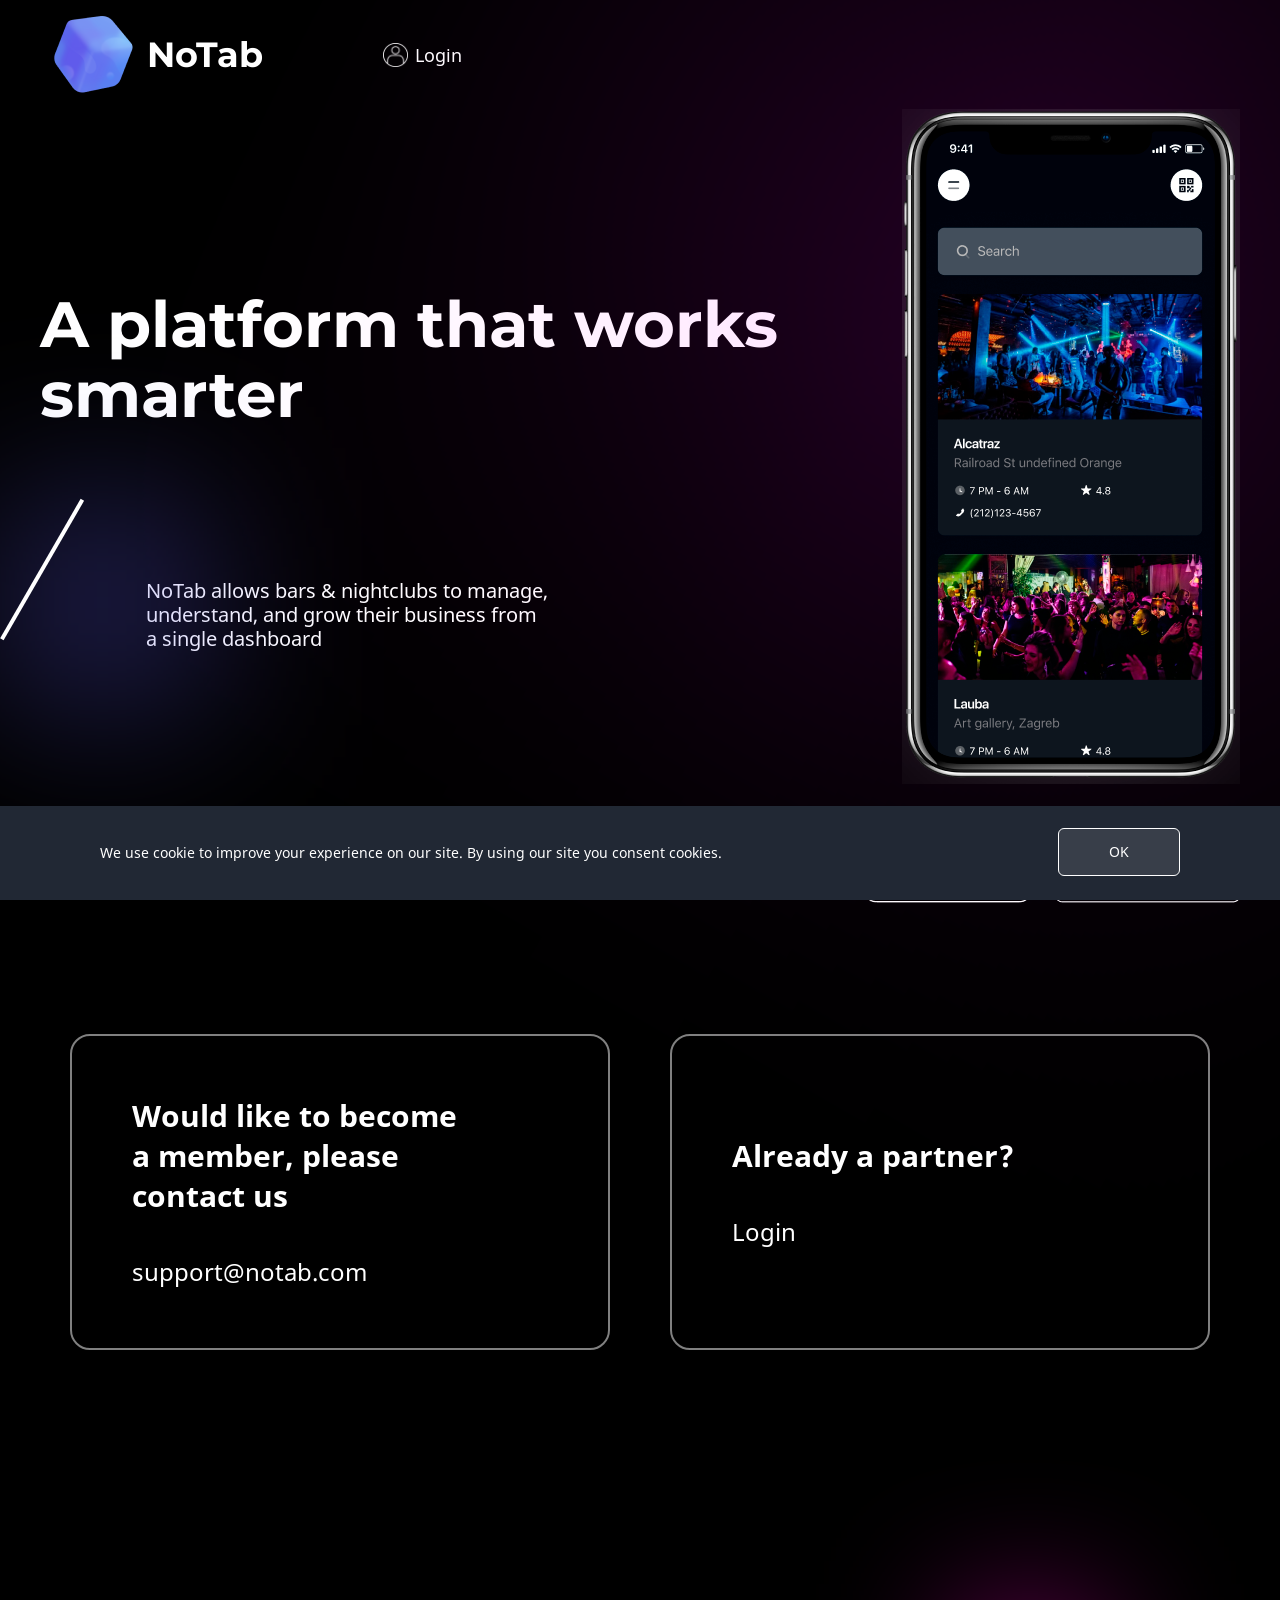
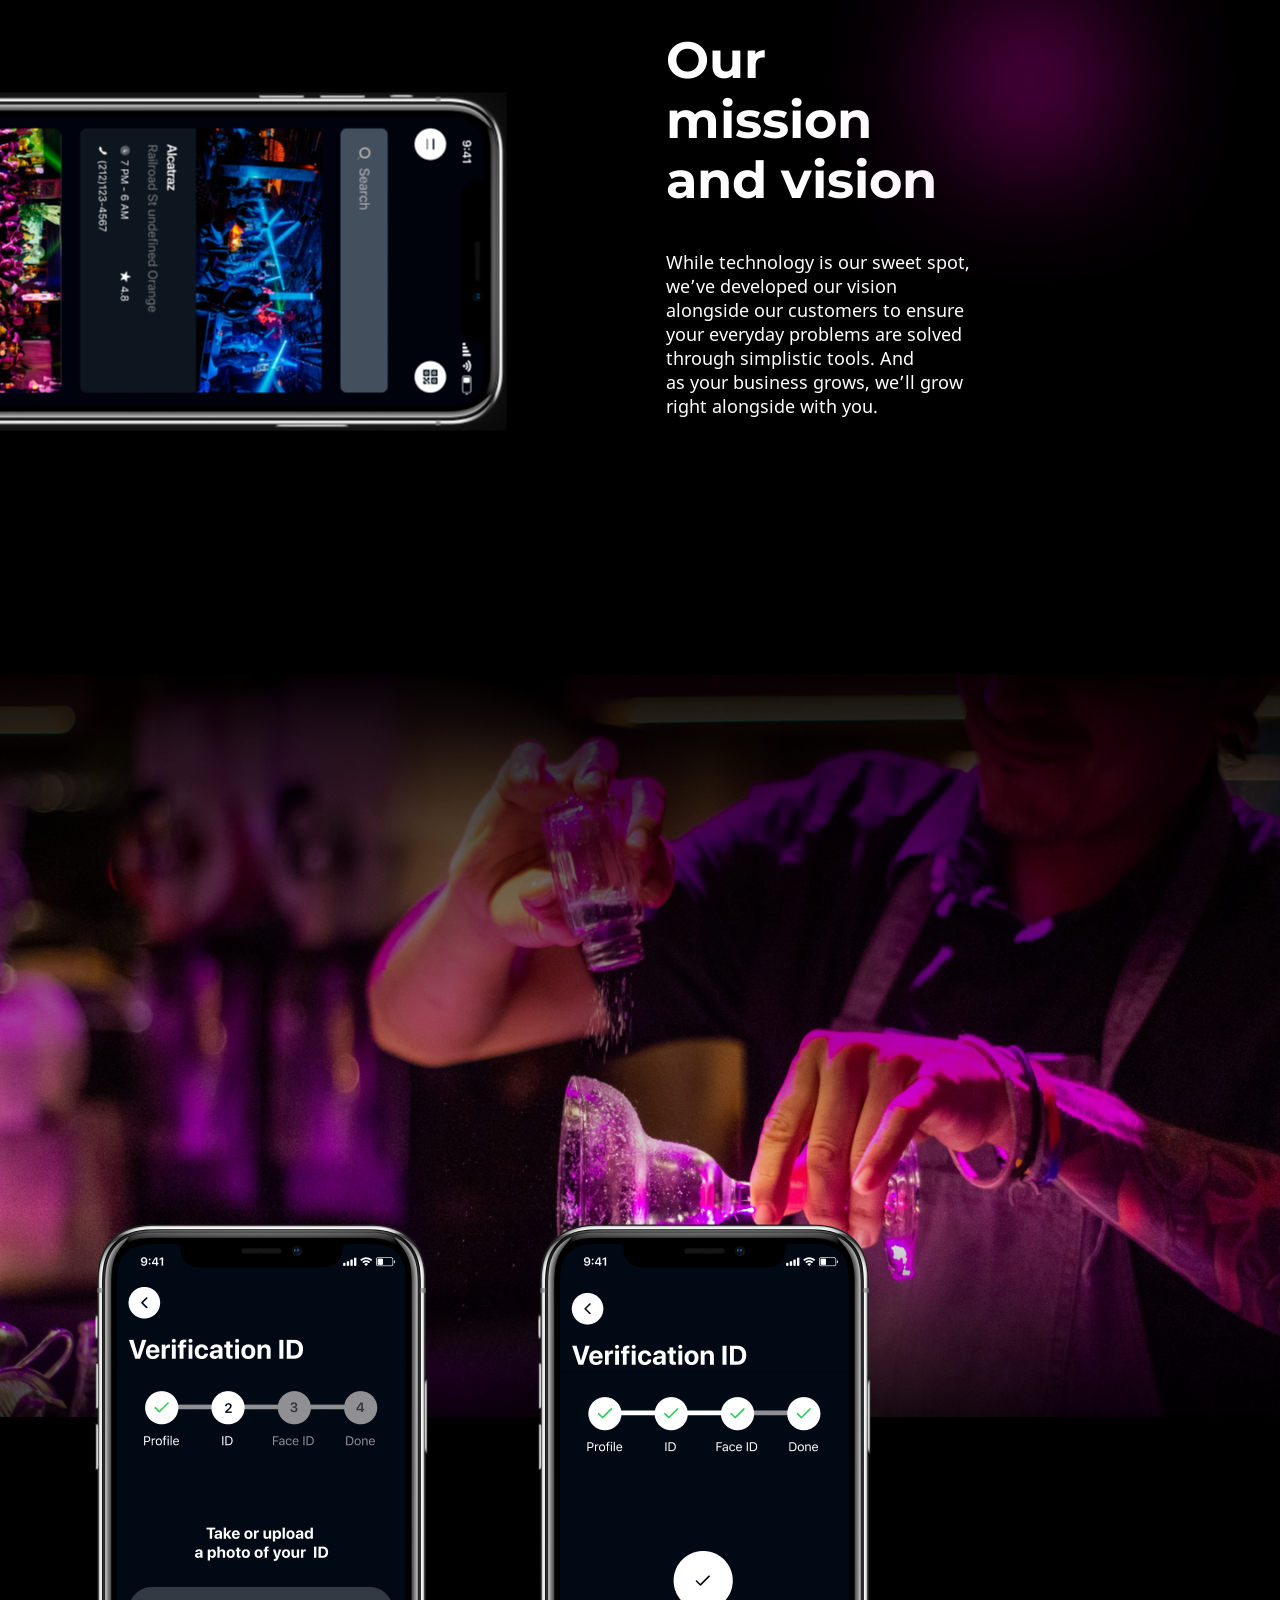
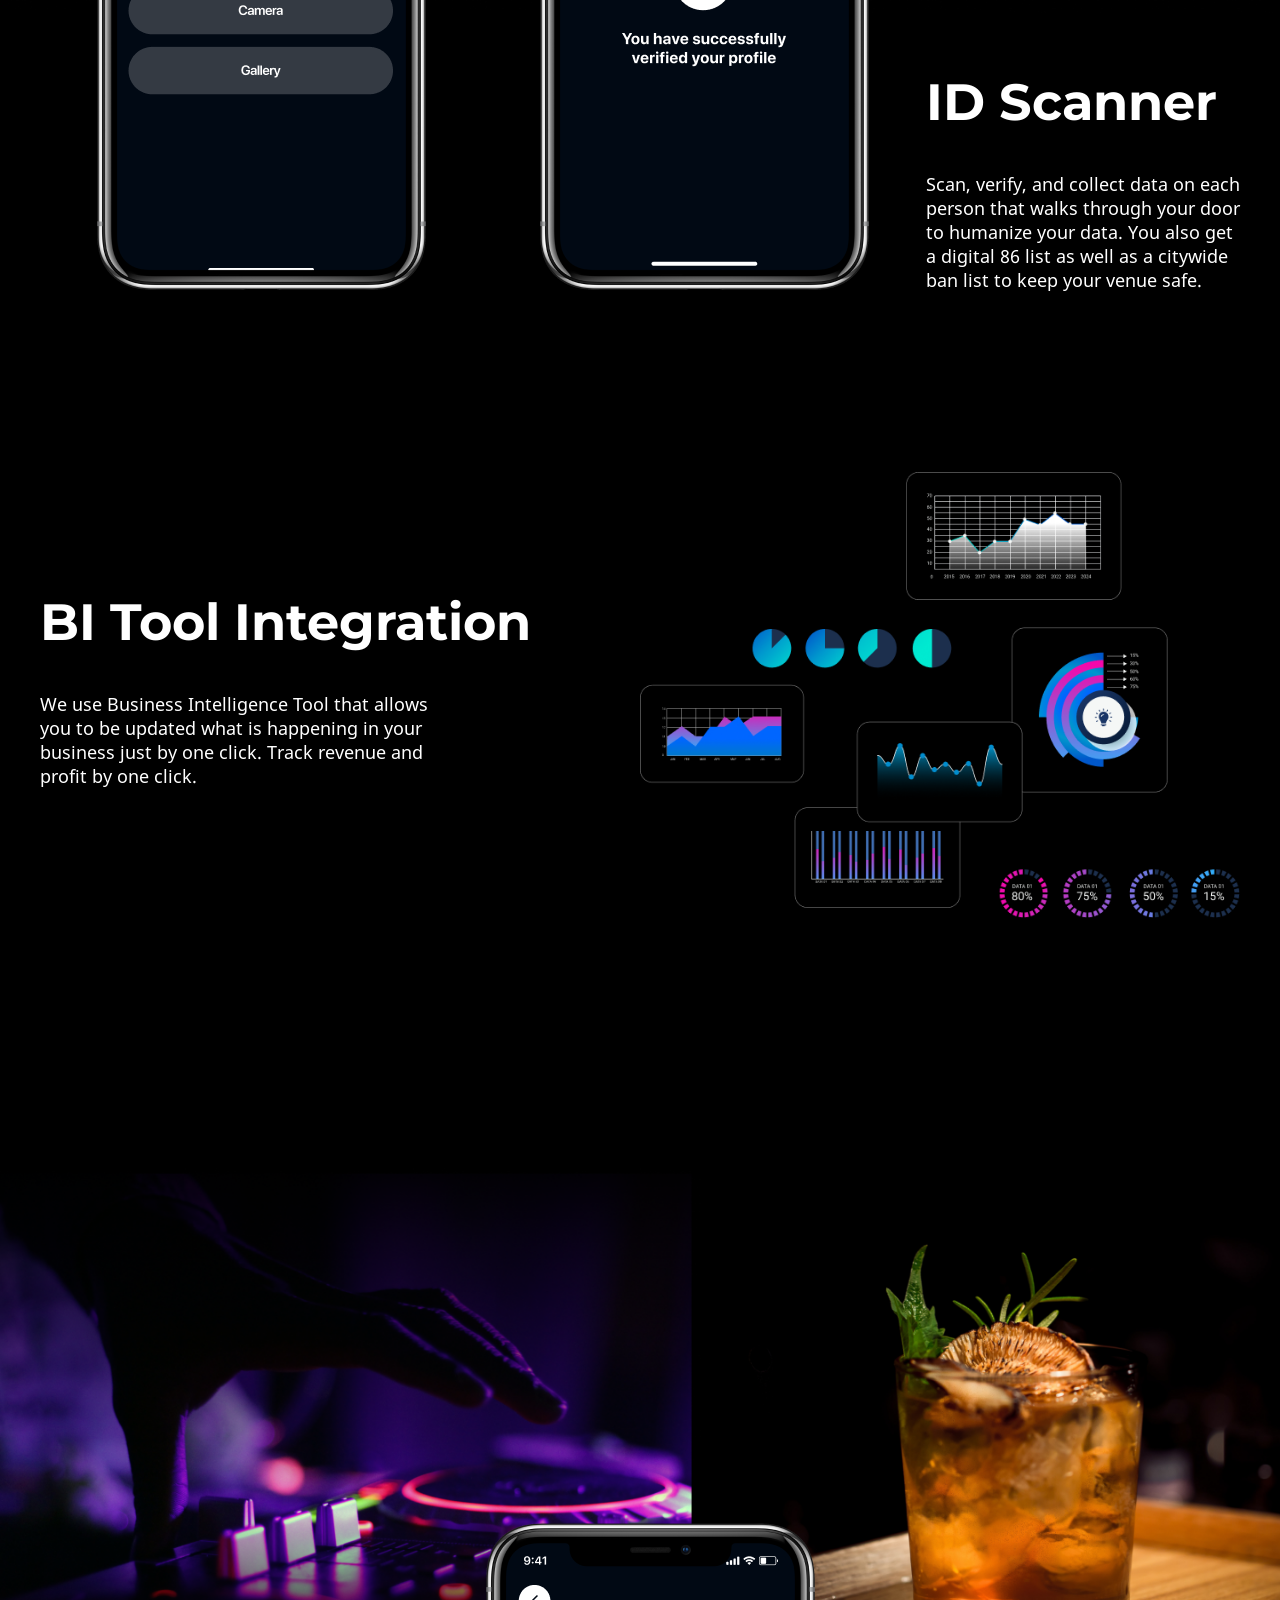
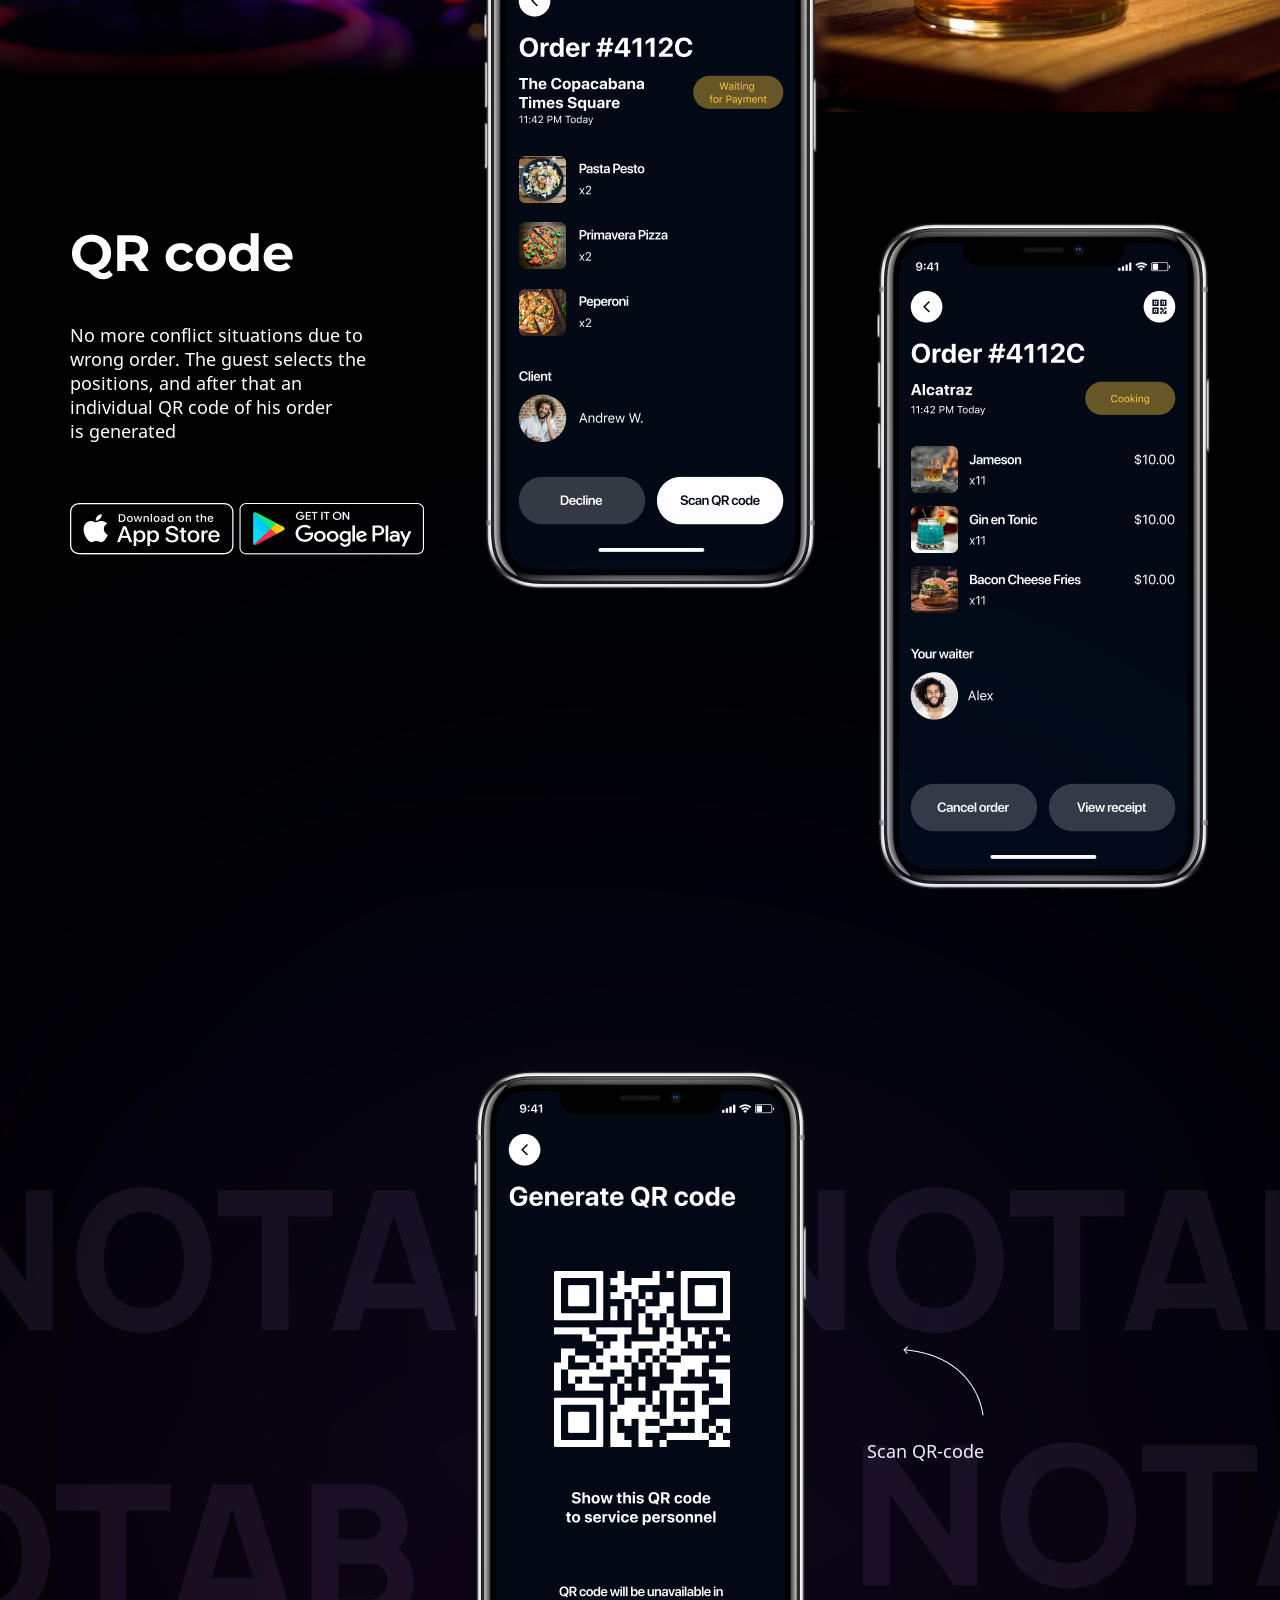
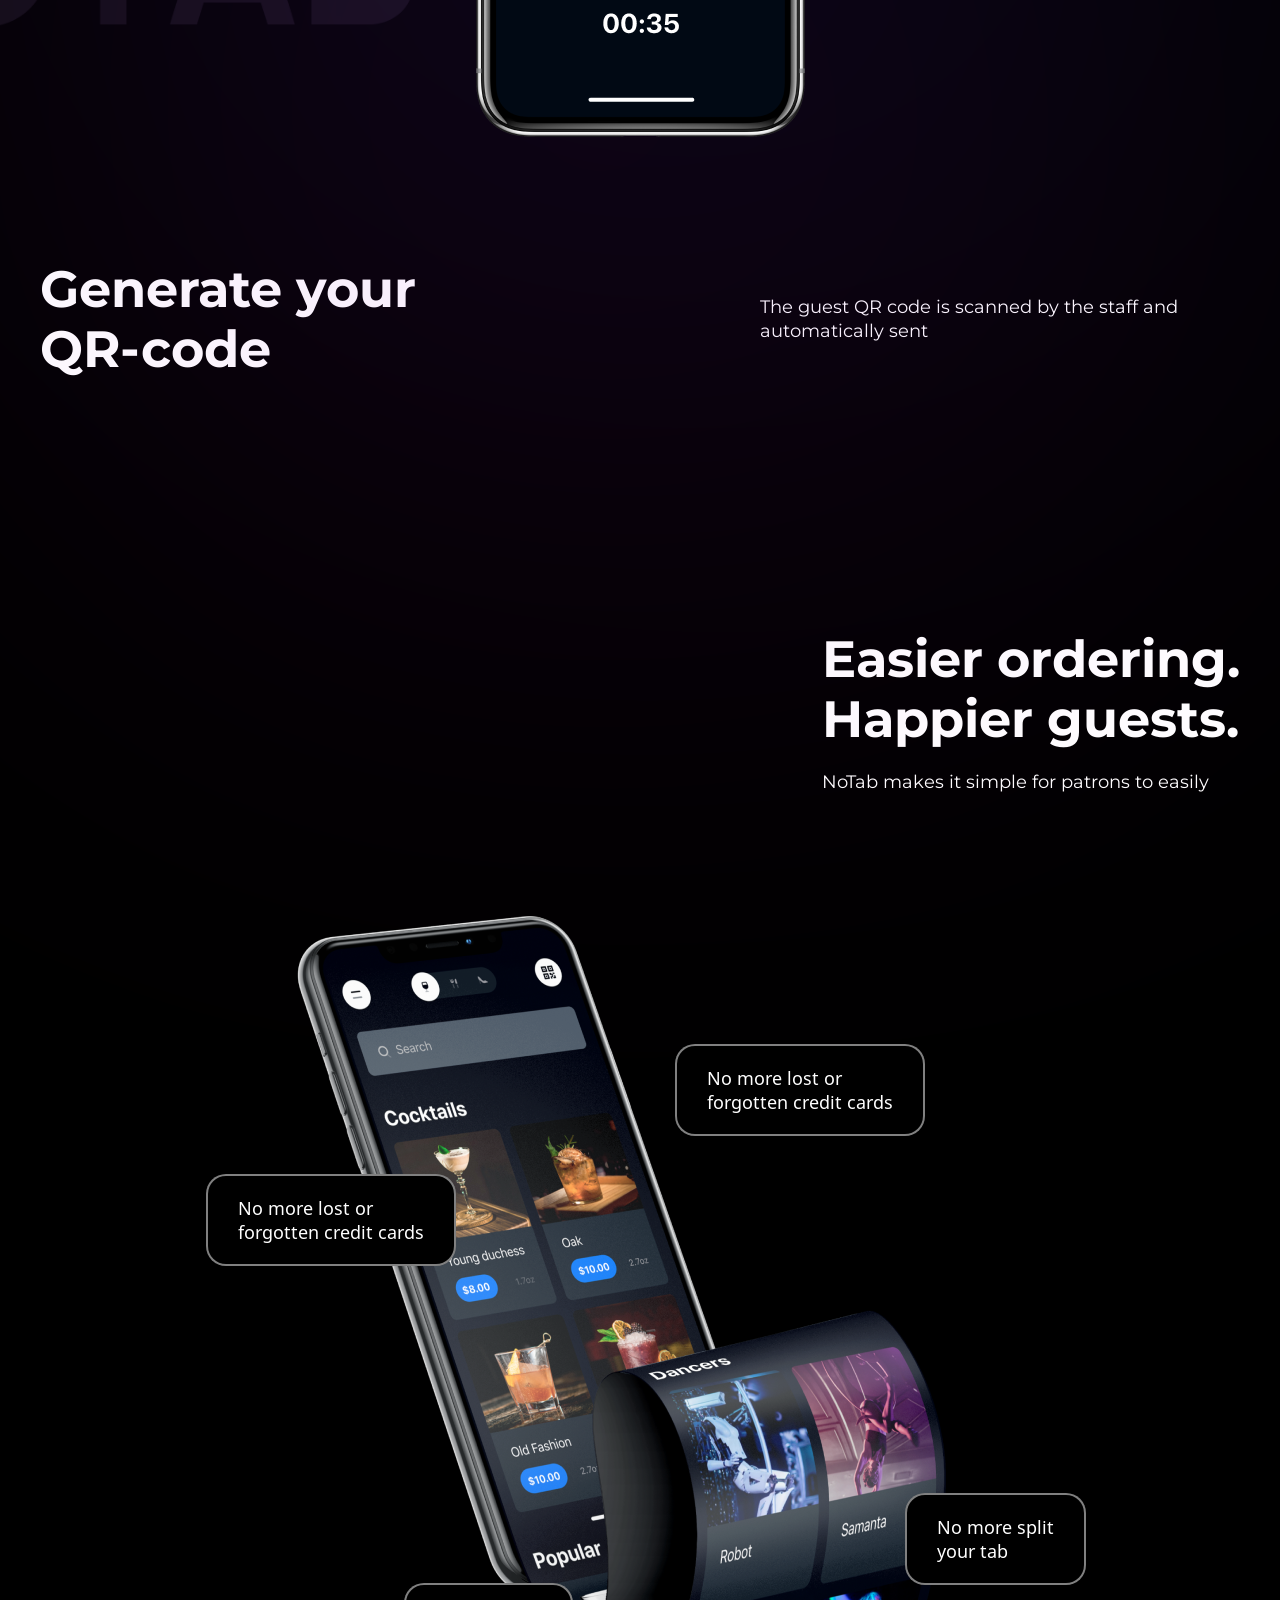
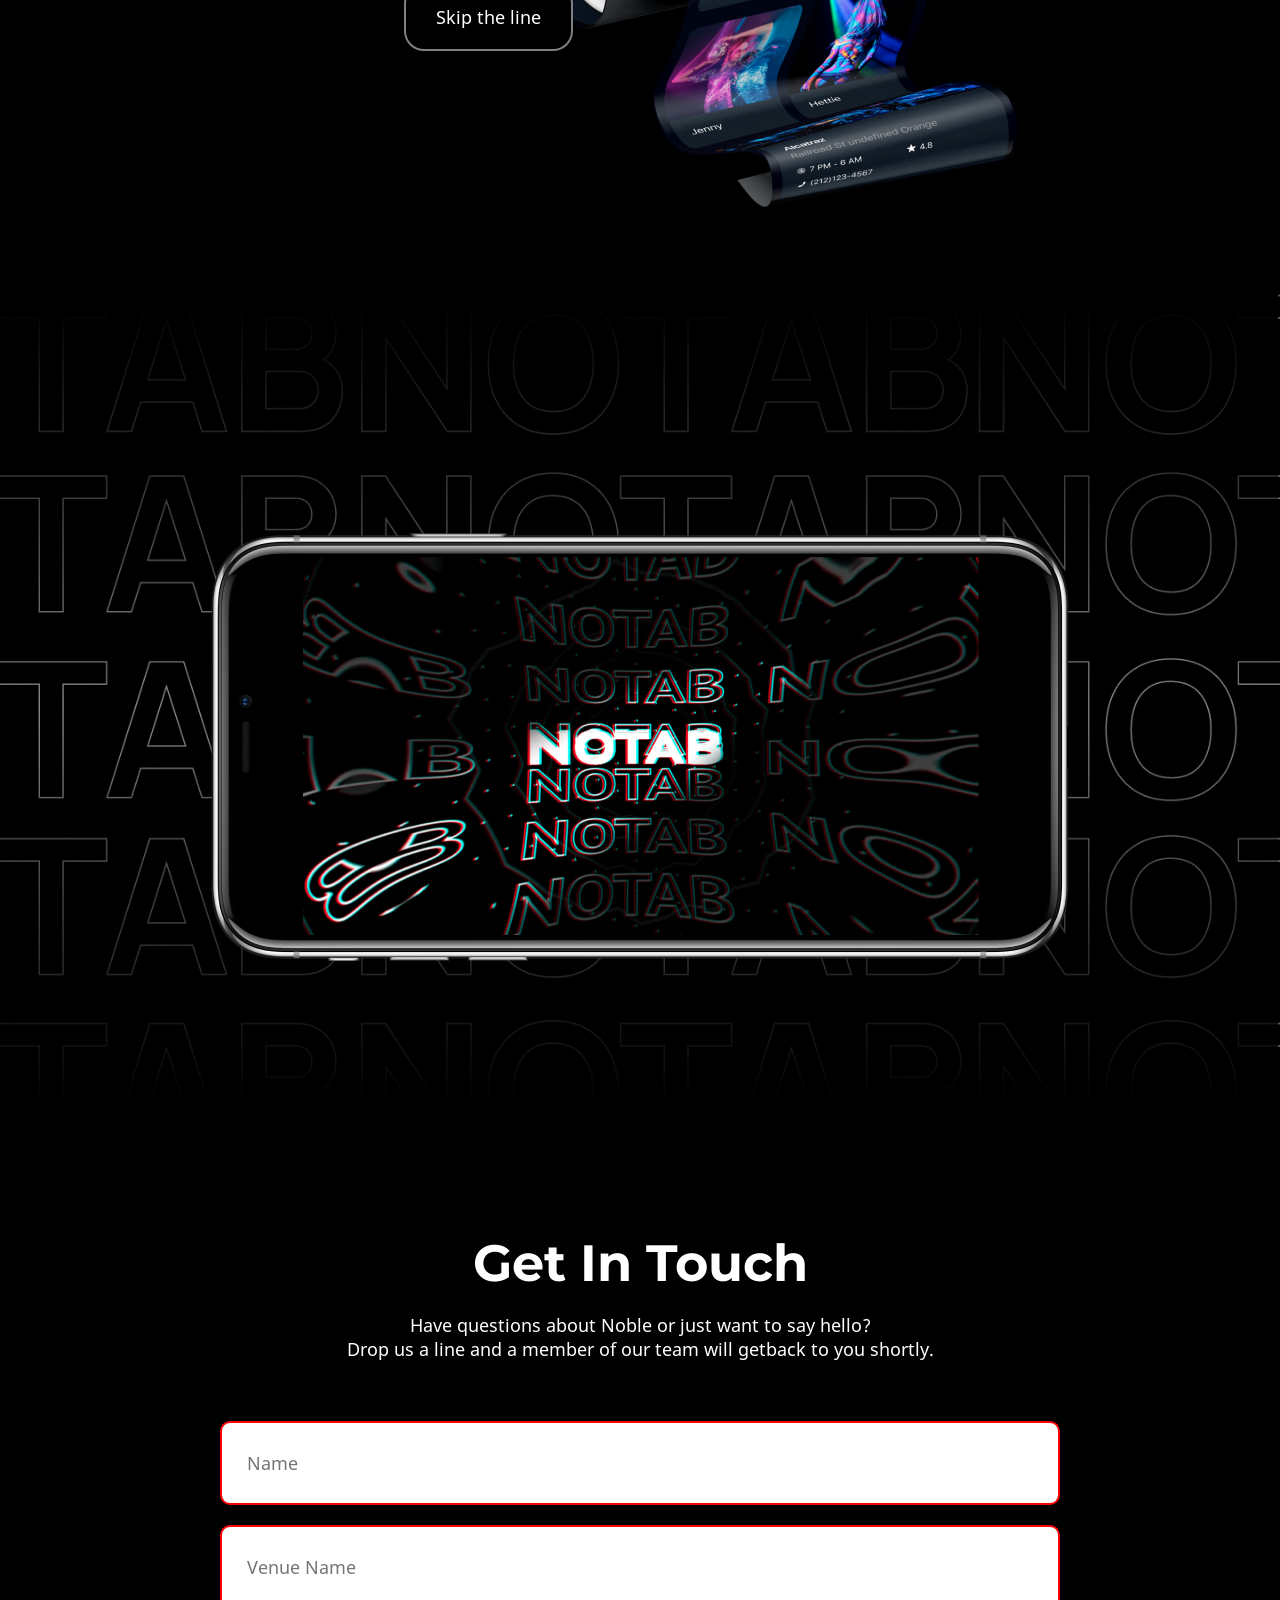
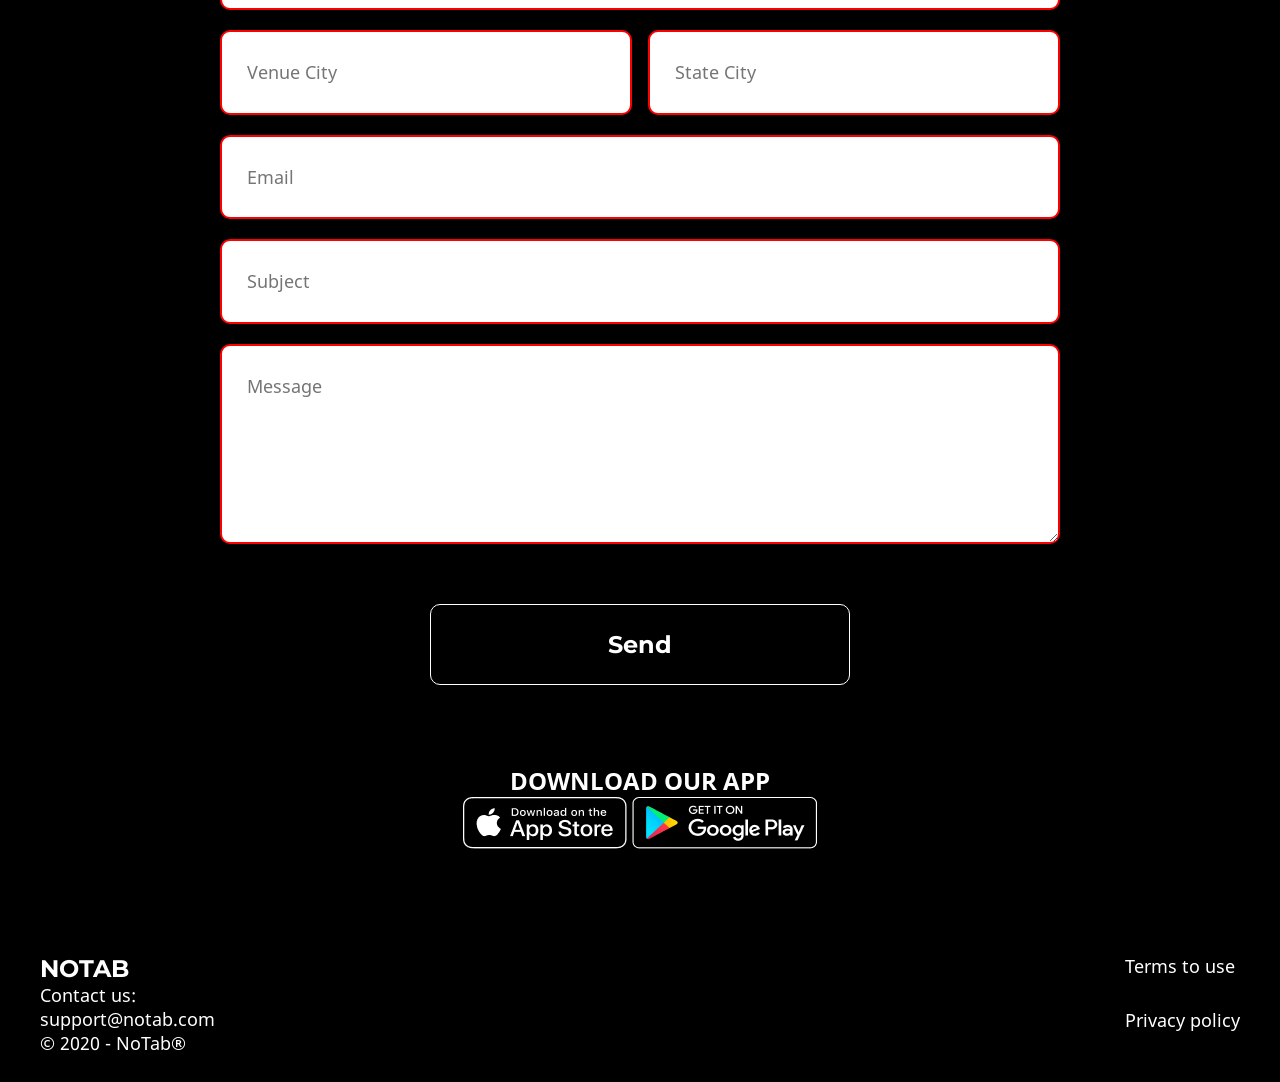
<file: index.html>
<!DOCTYPE html>
<html lang="en">
<head>
    <meta charset="UTF-8">
    <meta http-equiv="X-UA-Compatible" content="IE=edge">
    <meta name="viewport" content="width=device-width, initial-scale=1.0">
    <title>NoTab</title>
    <link rel="stylesheet" href="css/normalize.css">
    <link rel="stylesheet" href="css/style.css">
</head>
<body>
    <!-- Всплывающий текст -->
    <div class="floating-msg">
        <div class="floating-msg_text">We use cookie to improve your experience on our site. By using our site you consent cookies. </div>
        <button type="button" class="floating-msg_btn" onclick="onClickOk()">Ok</button>
      </div>
    <!-- Всплывающий текст -->
    <!-- 1 блок -->
      <header class="header">
        <div class="logo">
          <img src="css/img/logo.png" alt="logo">
          <p>NoTab</p>
          <div class="login">
            <a href="#">Login</a>
          </div>
        </div>
  
        <div class="header-intro">
          <div class="intro">
            <h1>A&nbsp;platform that&nbsp;works smarter</h1>
            <div class="intro-ellipse"></div>
            <div class="intro-text">
              <div class="intro-line"></div>
              <p>NoTab allows bars&nbsp;&&nbsp;nightclubs to&nbsp;manage, understand, and&nbsp;grow their&nbsp;business from a&nbsp;single dashboard</p>
            </div>
          </div>
          <div class="intro-vector"></div>
          <img src="css/img/app.png" alt="app">
        </div>
  
        <div class="header-download">
          <p>DOWNLOAD OUR APP</p>
          <div class="download-app">
            <a href="#"><img src="css/img/appstore.png" alt="appstore" class="appstore"></a>
            <a href="#"><img src="css/img/googleplay.png" alt="googleplay" class="googleplay"></a>
          </div>
        </div>
      </header>
      <!-- блок 2 -->
      <section class="block2">
        <div class="logs">
          <div class="log">
            <p>Would like to become<br>a member, please<br>contact us</p>
            <a href="#">support@notab.com</a>
          </div>
          <div class="log">
            <p>Already a partner?</p>
            <a href="#">Login</a>
          </div>
        </div>
      </section>
<!-- 3 Block -->
      <section class="block3">
        
          <div class="about">
              <img src="css/img/app.png" alt="phone3">
            <div class="about-text">
              <div class="about-ellipse"></div>
              <h3>Our mission and vision</h3>
              <p>While technology is our sweet spot, we’ve&nbsp;developed our&nbsp;vision alongside our&nbsp;customers to&nbsp;ensure your&nbsp;everyday problems are&nbsp;solved through simplistic tools. And as&nbsp;your business grows, we’ll grow right alongside with you.</p>
            </div>
          </div>
 
        </section>
<!-- block4 -->
<section class="block4">
    <div class="scans">
      <div class="scan">
        <img src="css/img/app-scan.png" alt="app-scaner">
        <img src="css/img/app-scan2.png" alt="app-scaner">
        <div class="scan-text">
          <h3>ID Scanner</h3>
          <p>Scan, verify, and collect data on each<br>person that walks through your door<br>to humanize your data. You also get<br>a digital 86 list as well as a citywide<br>ban list to keep your venue safe.</p>
        </div>
      </div>
    </div>
  </section>
  <!-- Block5 -->
  <section class="block5">
    <div class="tools">
      <div class="tool-text">
        <h3>BI Tool Integration</h3>
        <p>We use Business Intelligence Tool that allows you to be updated what is happening in your business just by one click. Track revenue and profit by one click.</p>
      </div>
      <div class="tool-img">
        <img src="css/img/tools.png" alt="tool">
      </div>
    </div>
  </section>
  <!-- Block6 -->
  <section class="block6">
    <div class="qrs">
      <div class="qr">
        <div class="qr-text">
          <h3>QR code</h3>
          <p>No more conflict situations due to<br>wrong order. The guest selects the<br>positions, and after that an<br>individual QR code of his order<br>is generated</p>
          <a href="#"><img src="css/img/appstore.png" alt="appstore" class="appstore"></a>
          <a href="#"><img src="css/img/googleplay.png" alt="googleplay" class="googleplay"></a>
        </div>
        <img src="css/img/qr1.png" alt="app-qr" class="qr1">
        <img src="css/img/qr2.png" alt="app-qr" class="qr1">
      </div>
    </div>
  </section>
<!-- block7 -->
  <section class="block7">
    <div class="generates">
      <div class="generate">
        <div class="generate-rectangle"></div>
        <img src="css/img/app-generate.png" alt="app-generate-qr">
        <div class="generate-sign">
          <img src="css/img/arrow.png" alt="arrow">
          <p>Scan QR-code</p>
        </div>
        <div class="generate-text">
          <h3>Generate your QR-code</h3>
          <p>The guest QR code is scanned by the staff and automatically sent</p>
        </div>
      </div>
    </div>
  </section>
<!-- Block8 -->
<section class="block8">
    <div class="top-text8">
        <div class="text8">
    <h3>Easier ordering.<br>Happier guests.</h3>
    <p>NoTab makes it simple for patrons to easily</p>
    </div>
</div>
    <div class="benefits">
        <img src="css/img/benefits-bac.png" alt="Ben">
      <div class="benefit-text">
       
        
        <p>No more lost or<br>forgotten credit cards</p>
         <p>No more lost or<br>forgotten credit cards</p>
         <p>No more split<br>your tab</p>
        <p>Skip the line</p>
        </div>
      
    </div>
  </section>
  <!-- block9 -->
  <section class="block9">
    <div class="notabs">
      <div class="notab">
        <img src="css/img/notab.png" alt="app">
      </div>
    </div>
  </section>

  <!-- block10 -->
  <section class="block10">
    <div class="forms">
      <div class="form-text">
        <h3>Get In Touch</h3>
        <p>Have questions about Noble or just want to say hello?<br>Drop us a line and a member of our team will getback to you shortly.</p>
      </div>
      <form id="form" action="index.html" method="post">
        
        <input class="form-input" id="name" type="text" placeholder="Name" required>
        
        <input class="form-input" id="venue-name" type="text" placeholder="Venue Name" required>
        <div class="form-form-city">
        
        <input class="form-input form-city-input" id="venue-city" type="text" placeholder="Venue City" required>
        
        <input class="form-input form-city-input" id="state-city" type="text" placeholder="State City" required>
        </div>
        
        <input class="form-input" id="email" type="email" placeholder="Email" required>
        
        <input class="form-input" id="subject" type="text" placeholder="Subject" required>
        
        <textarea class="form-input form-message-input" id="message" placeholder="Message" required></textarea>
        <input type="submit" class="form-button" value="Send">
      </form>
      <div class="form-download">
        <p>DOWNLOAD OUR APP</p>
        <a href="#"><img src="css/img/appstore.png" alt="appstore" class="appstore"></a>
        <a href="#"><img src="css/img/googleplay.png" alt="googleplay" class="googleplay"></a>
      </div>
    </div>
  </section>
<!-- finish -->
<footer class="footer">
    <div class="footer-container">
      <div class="footer-column">
        <p class="footer-logo">NOTAB</p>
        <p class="footer-sup">Contact us:<br><a href="#">support@notab.com</a></p>
        <p class="footer-text">© 2020 - NoTab®</p>
      </div>
      <div class="footer-column">
        <a href="#">Terms to use</a>
        <a href="#">Privacy policy</a>
      </div>
    </div>
  </footer>

      <script src="js/js.js"></script>
</body>
</html>
</file>
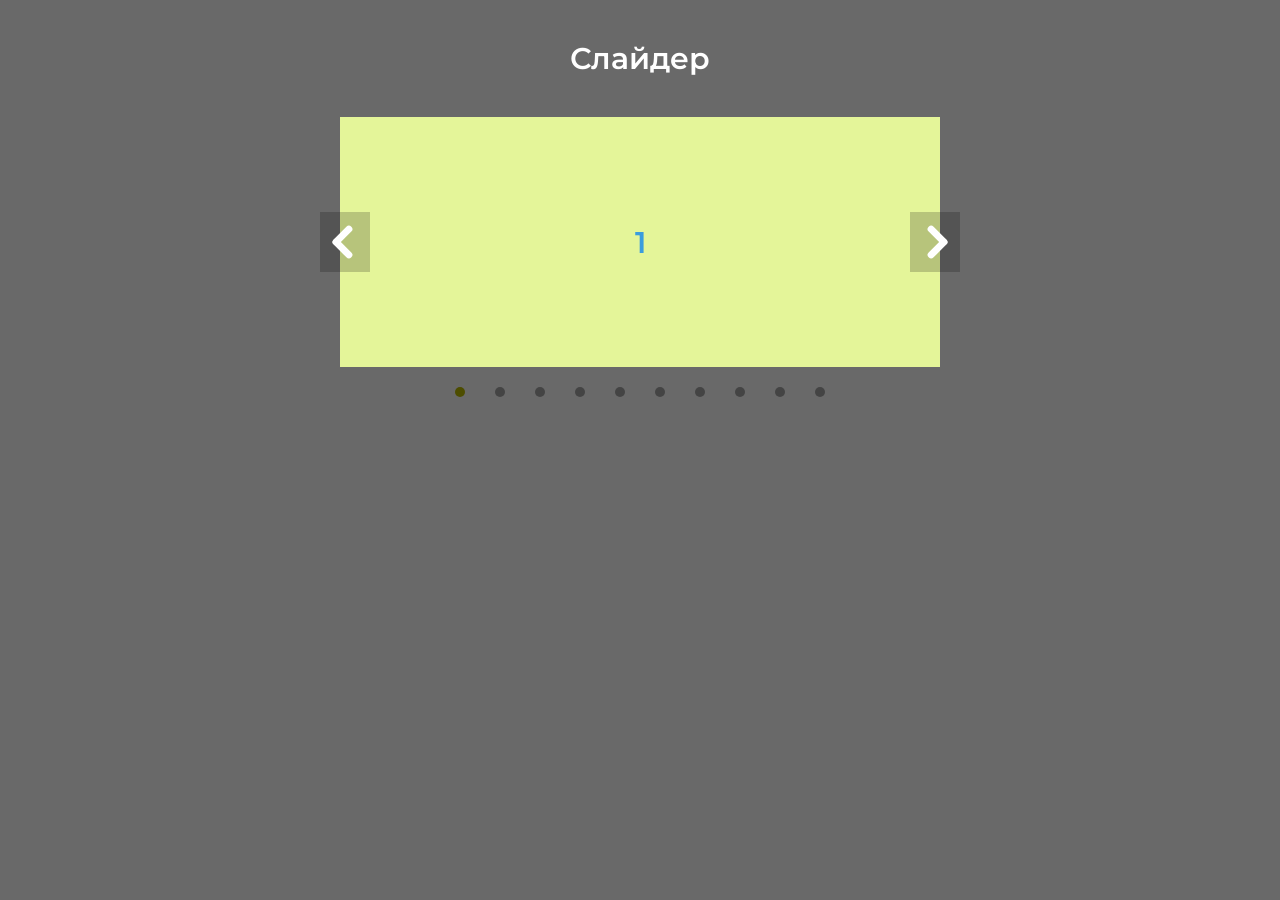
<file: slider.html>
<!DOCTYPE html>
<html lang="en">
<head>
  <meta charset="UTF-8">
  <meta name="viewport" content="width=device-width, initial-scale=1.0">
  <title>Slider</title>
  <link rel="preconnect" href="https://fonts.googleapis.com">
  <link rel="preconnect" href="https://fonts.gstatic.com" crossorigin>
  <link href="https://fonts.googleapis.com/css2?family=Montserrat:wght@400;600&display=swap" rel="stylesheet">
  <link rel="stylesheet" href="slider/css/style.css">
</head>
<body>
  <div class="container">
    <h1 class="title">Слайдер</h1>
    <div class="slider">
      <div class="slider__container">
        <div class="slider__line">
          <div class="slider__item">
            <div class="item-content">1</div>
          </div>
          <div class="slider__item">
            <div class="item-content">2</div>
          </div>
          <div class="slider__item">
            <div class="item-content">3</div>
          </div>
          <div class="slider__item">
            <div class="item-content">4</div>
          </div>
          <div class="slider__item">
            <div class="item-content">5</div>
          </div>
          <div class="slider__item">
            <div class="item-content">6</div>
          </div>
          <div class="slider__item">
            <div class="item-content">7</div>
          </div>
          <div class="slider__item">
            <div class="item-content">8</div>
          </div>
          <div class="slider__item">
            <div class="item-content">9</div>
          </div>
          <div class="slider__item">
            <div class="item-content">10</div>
          </div>
        </div>
      </div>
      <button type="button" class="slider__btn slider__btn_left"></button>
      <button type="button" class="slider__btn slider__btn_right"></button>
      <ul class="dots">
        <li class="dots__item" data-dot-index="1"></li>
        <li class="dots__item" data-dot-index="2"></li>
        <li class="dots__item" data-dot-index="3"></li>
        <li class="dots__item" data-dot-index="4"></li>
        <li class="dots__item" data-dot-index="5"></li>
        <li class="dots__item" data-dot-index="6"></li>
        <li class="dots__item" data-dot-index="7"></li>
        <li class="dots__item" data-dot-index="8"></li>
        <li class="dots__item" data-dot-index="9"></li>
        <li class="dots__item" data-dot-index="10"></li>
      </ul>
    </div>
  </div>

  <script src="slider/js/script.js"></script>
</body>
</html>
</file>
<file: css/style.css>
@font-face {
  font-family: 'Noto Sans';
  src: url('../fonts/NotoSans-Regular.ttf') format('truetype');
  font-weight: 400;
  font-display: swap;
  font-style: normal;
}
@font-face {
  font-family: 'Noto Sans';
  src: url('../fonts/NotoSans-Bold.ttf') format('truetype');
  font-weight: 700;
  font-display: swap;
  font-style: normal;
}
@font-face {
  font-family: 'Montserrat';
  src: url('../fonts/Montserrat-Regular.ttf') format('truetype');
  font-weight: 400;
  font-display: swap;
  font-style: normal;
}
@font-face {
  font-family: 'Montserrat';
  src: url('../fonts/Montserrat-Bold.ttf') format('truetype');
  font-weight: 700;
  font-display: swap;
  font-style: normal;
}
:active,
:hover,
:focus {
  outline: 0;
  outline-offset: 0;
}
* {
  margin: 0;
  padding: 0;
  box-sizing: border-box;
  font-family: "Noto Sans", "Montserrat", Roboto;
  font-size: 18px;
  line-height: 24px;
  color: #fff;
}
body {
  background-color: #000;
}
a {
  text-decoration: none;
}
img {
  max-width: 100%;
}
.floating-msg {
  padding: 22px 100px 24px 100px;
  position: fixed;
  bottom: 0;
  left: 0;
  right: 0;
  display: flex;
  justify-content: space-between;
  align-items: center;
  background-color: #212834;
  z-index: 99;
}
.floating-msg .floating-msg_text {
  font-family: 'Noto Sans', sans-serif;
  font-weight: 400;
  font-size: 14px;
  line-height: 19px;
  color: #fff;
}
.floating-msg .floating-msg_btn {
  padding: 15px 50px;
  background-color: rgba(255, 255, 255, 0.1);
  border: 0.5px solid #fff;
  border-radius: 6px;
  font-family: 'Noto Sans', sans-serif;
  font-weight: 400;
  font-size: 14px;
  line-height: 16px;
  text-transform: uppercase;
  text-align: center;
  color: #fff;
  transition: background-color 0.2s;
}
.floating-msg .floating-msg_btn:hover {
  background-color: rgba(255, 255, 255, 0.25);
}
.floating-msg .floating-msg_btn:active {
  transform: translateY(2px);
}
.header {
  max-width: 1200px;
  margin: 0 auto;
}
.header .logo {
  display: flex;
  justify-content: flex-start;
  align-items: center;
}
.header .logo p {
  font: normal 700 35px 'Montserrat';
}
.header .logo .login {
  margin: 0 0 0 10%;
  padding: 0 0 0 30px;
  background-image: url('img/login.png');
  background-position: left;
  background-size: 25px;
  background-repeat: no-repeat;
}
.header .logo .login a {
  padding: 0 2px;
  color: #fff;
}
.header .logo .login a:hover {
  border-bottom: 1px solid #fff;
  color: rgba(255, 255, 255, 0.75);
}
.header .header-intro {
  display: flex;
  justify-content: flex-start;
}
.header .header-intro .intro {
  margin: 15% 10% 0 0;
  display: flex;
  flex-direction: column;
}
.header .header-intro .intro h1 {
  margin: 0 0 20px 0;
  font: normal 700 64px 'Montserrat';
  line-height: 70px;
}
.header .header-intro .intro .intro-ellipse {
  position: absolute;
  top: 60%;
  width: 125px;
  height: 125px;
  background-color: #605CEA;
  filter: blur(100px);
}
.header .header-intro .intro .intro-text {
  margin: 0 30% 0 0;
  min-width: 400px;
  display: flex;
  flex-direction: row;
  align-items: flex-end;
}
.header .header-intro .intro .intro-text .intro-line {
  margin: 0 50px 0 0;
  width: 0;
  height: 80%;
  border-right: 4px solid #fff;
  transform: rotate(30deg);
}
.header .header-intro .intro .intro-text p {
  margin: 25% 0 0 10%;
  font: normal 400 20px 'Noto Sans';
  line-height: 24px;
}
.header .header-intro .intro-vector {
  position: absolute;
  top: 20%;
  right: 5%;
  width: 400px;
  height: 200px;
  background-color: #fa00ff;
  filter: blur(250px);
  transform: rotate(120deg);
}
.header .header-intro img {
  position: relative;
}
.header .header-download {
  padding-top: 5%;
  display: flex;
  justify-content: space-between;
  align-items: center;
  flex-wrap: wrap;
}
.header .header-download p {
  margin: 0 0 5%;
  text-align: center;
  font: normal 700 35px 'Montserrat';
  line-height: 70px;
}
.header .header-download .download-app {
  margin: 0 0 5%;
  display: flex;
  flex-direction: row;
  justify-content: space-between;
}
.header .header-download .download-app .appstore {
  margin: 0 25px 0 0;
}
.block2 {
  max-width: 1200px;
  margin: 0 auto;
}
.block2 .logs {
  padding-top: 3%;
  display: flex;
  flex-direction: row;
  justify-content: space-between;
  align-items: stretch;
  flex-wrap: wrap;
}
.block2 .logs .log {
  margin: 2% auto;
  padding: 60px;
  width: 45%;
  min-width: 500px;
  align-content: center;
  border: 2px solid rgba(255, 255, 255, 0.5);
  border-radius: 20px;
}
.block2 .logs .log p {
  margin: 0 0 40px 0;
  font: normal 700 30px 'Noto Sans';
  line-height: 40px;
}
.block2 .logs .log a {
  font: normal 400 24px 'Noto Sans';
  line-height: 32px;
  color: #fff;
}
.block2 .logs .log a:hover {
  border-bottom: 2px solid rgba(255, 255, 255, 0.75);
  color: rgba(255, 255, 255, 0.75);
}
section.block3 {
  width: 100%;
}
section.block3 .about {
  padding: 20% 20% 20% 0;
  display: flex;
  position: relative;
  justify-content: flex-end;
}
section.block3 .about img {
  transform: rotate(90deg);
  position: absolute;
  left: 0px;
  top: 150px;
}
section.block3 .about .about-text {
  width: 40%;
  padding: 0 5%;
}
section.block3 .about .about-text .about-ellipse {
  position: absolute;
  right: 200px;
  margin: 0;
  width: 100px;
  height: 100px;
  background-color: #f101bf;
  filter: blur(75px);
}
section.block3 .about .about-text h3 {
  margin: 0 0 40px 0;
  font: normal 700 51px 'Montserrat';
  line-height: 60px;
}
section.block3 .about .about-text p {
  font: normal 400 18px 'Noto Sans';
  line-height: 24px;
}
section.block4 {
  width: 100%;
  background: url('img/vignette.png') no-repeat, url('img/scan-bac.png') no-repeat;
  background-size: 100%;
  background-position: top;
}
section.block4 .scans {
  width: 1200px;
  margin: 0 auto;
}
section.block4 .scans .scan {
  padding-top: 550px;
  display: flex;
  justify-content: space-around;
  align-items: flex-end;
  flex-wrap: wrap;
}
section.block4 .scans .scan img {
  margin: 0 auto 5%;
}
section.block4 .scans .scan h3 {
  margin: 0 0 40px 0;
  font: normal 700 51px 'Montserrat';
  line-height: 60px;
}
section.block4 .scans .scan p {
  margin: 0;
  padding: 0 0 60px 0;
  font: normal 400 18px 'Noto Sans';
  line-height: 24px;
}
.block5 {
  max-width: 1200px;
  margin: 0 auto;
}
.block5 .tools {
  padding: 10% 0 20% 0;
  display: flex;
  justify-content: flex-start;
  flex-wrap: wrap;
}
.block5 .tools .tool-text {
  padding: 10% 0;
  width: 50%;
}
.block5 .tools .tool-text h3 {
  margin: 0 0 40px 0;
  font: normal 700 51px 'Montserrat';
  line-height: 60px;
}
.block5 .tools .tool-text p {
  margin: 0;
  width: 65%;
  font: normal 400 18px 'Noto Sans';
  line-height: 24px;
}
.block5 .tools .tool-img {
  width: 50%;
}
.block5 .tools .tool-img img {
  width: 100%;
}
.block6 {
  background-image: url('img/bc6.png');
  background-position: top;
  background-repeat: no-repeat;
  background-size: 100%;
}
.block6 .qrs {
  max-width: 1200px;
  margin: 0 auto;
}
.block6 .qrs .qr {
  padding: 30% 0 10% 0;
  display: flex;
  justify-content: space-between;
  align-items: flex-start;
  flex-wrap: wrap;
}
.block6 .qrs .qr .qr-text {
  margin: 25% auto;
}
.block6 .qrs .qr .qr-text h3 {
  margin: 0 0 40px 0;
  font: normal 700 51px 'Montserrat';
  line-height: 60px;
}
.block6 .qrs .qr .qr-text p {
  margin: 0;
  padding: 0 0 60px 0;
  font: normal 400 18px 'Noto Sans';
  line-height: 24px;
}
.block6 .qrs .qr .qr1 {
  margin: 0 auto;
}
.block6 .qrs .qr .qr1:nth-child(3) {
  margin-top: 25%;
}
.block7 {
  background-image: url('img/generate-bac.png');
  background-size: 100%;
  background-position: center 30%;
  background-repeat: no-repeat;
}
.block7 .generates {
  max-width: 1200px;
  margin: 0 auto;
}
.block7 .generates .generate {
  padding: 5% 0;
  display: flex;
  flex-direction: row;
  justify-content: center;
  align-items: center;
  flex-wrap: wrap;
}
.block7 .generates .generate .generate-rectangle {
  position: absolute;
  width: 1000px;
  height: 1000px;
  background: linear-gradient(12deg, #f101bf 2.82%, #0066ff 97.06%);
  opacity: 0.15;
  filter: blur(310px);
}
.block7 .generates .generate img {
  position: relative;
  padding: 0 0 10% 20%;
}
.block7 .generates .generate .generate-sign {
  padding: 0 0 10% 5%;
  width: 20%;
  min-width: 200px;
}
.block7 .generates .generate .generate-text {
  width: 100%;
  display: flex;
  flex-direction: row;
  justify-content: space-between;
  align-items: center;
  flex-wrap: wrap;
}
.block7 .generates .generate .generate-text h3 {
  margin: 0 5% 0 0;
  width: 35%;
  min-width: 300px;
  font: normal 700 51px 'Montserrat';
  line-height: 60px;
}
.block7 .generates .generate .generate-text p {
  margin: 0 5% 0 0;
  width: 35%;
  min-width: 300px;
  font: normal 400 18px 'Montserrat';
  line-height: 24px;
}
.block8 {
  max-width: 1200px;
  margin: 0 auto;
}
.block8 .top-text8 {
  display: flex;
  justify-content: flex-end;
  margin: 190px 0 0 0;
}
.block8 .top-text8 .text8 h3 {
  margin: 0 0 5% 0;
  font: normal 700 51px 'Montserrat';
  line-height: 60px;
}
.block8 .top-text8 .text8 p {
  margin: 0;
  font: normal 400 18px 'Montserrat';
  line-height: 24px;
}
.block8 .benefits {
  padding: 5% 0 0 0;
  display: flex;
  justify-content: center;
  position: relative;
  margin: 0 auto;
  max-width: max-content;
}
.block8 .benefits .benefit-text {
  padding: 0 0 20% 0;
  position: absolute;
  top: 0;
  left: 0;
  right: 0;
  bottom: 0;
}
.block8 .benefits .benefit-text p {
  padding: 20px 30px;
  background-color: #000;
  color: #fff;
  border: 2px solid rgba(255, 255, 255, 0.5);
  border-radius: 20px;
  position: absolute;
  min-width: max-content;
}
.block8 .benefits .benefit-text p:nth-child(1) {
  top: 250px;
  right: 149px;
}
.block8 .benefits .benefit-text p:nth-child(2) {
  top: 380px;
}
.block8 .benefits .benefit-text p:nth-child(3) {
  right: -12px;
  bottom: 308px;
}
.block8 .benefits .benefit-text p:nth-child(4) {
  bottom: 242px;
  left: 198px;
}
.block9 {
  background-image: url('img/notab-bac.png');
  height: 860px;
  background-size: 100%;
  background-position: center;
  background-repeat: no-repeat;
}
.block9 .notabs {
  max-width: 1200px;
  margin: 0 auto;
}
.block9 .notabs .notab {
  padding: 240px 0 200px 0;
  display: flex;
  justify-content: center;
}
.block10 {
  max-width: 1200px;
  margin: 0 auto;
}
.block10 .forms {
  padding: 80px 0 0 0;
  display: flex;
  flex-direction: column;
  align-items: center;
}
.block10 .forms .form-text {
  margin: 0 0 60px 0;
  text-align: center;
}
.block10 .forms .form-text h3 {
  margin: 0 0 20px 0;
  font: normal 700 51px 'Montserrat';
  line-height: 60px;
}
.block10 .forms .form-text p {
  font: normal 400 18px 'Noto Sans';
  line-height: 24px;
}
.block10 .forms form {
  width: 100%;
  display: flex;
  flex-direction: column;
  align-items: center;
}
.block10 .forms form .form-input {
  margin: 0 0 20px 0;
  padding: 30px 25px;
  width: 70%;
  background-color: #fff;
  border: 1px solid #5c5c5c;
  border-radius: 10px;
  color: #000;
}
.block10 .forms form .form-form-city {
  width: 70%;
  display: flex;
  flex-direction: row;
  justify-content: space-between;
}
.block10 .forms form .form-city-input {
  width: 49%;
}
.block10 .forms form .form-message-input {
  height: 200px;
}
.block10 .forms form .form-input:required:invalid {
  border: 2px solid red;
}
.block10 .forms form .form-button {
  margin: 40px 0 0 0;
  padding: 25px;
  width: 35%;
  font: normal 700 24px 'Montserrat';
  color: #fff;
  background-color: #000;
  border: 1px solid #fff;
  border-radius: 10px;
}
.block10 .forms form .form-button:hover {
  color: #000;
  background-color: #fff;
  border: 1px solid #000;
  border-radius: 10px;
}
.block10 .forms .form-download {
  padding: 80px 0;
  text-align: center;
}
.block10 .forms .form-download p {
  font: normal 700 24px 'Noto Sans';
  line-height: 32px;
}
.footer {
  max-width: 1200px;
  margin: 0 auto;
}
.footer .footer-container {
  padding: 20px 0;
  display: flex;
  justify-content: space-between;
}
.footer .footer-container .footer-column {
  display: flex;
  flex-direction: column;
}
.footer .footer-container .footer-column .footer-logo {
  margin: 0;
  font: normal 700 24px 'Montserrat';
}
.footer .footer-container .footer-column .footer-sup,
.footer .footer-container .footer-column .footer-a {
  color: #fff;
}
.footer .footer-container .footer-column a:hover,
.footer .footer-container .footer-column .footer-a:hover {
  border-bottom: 2px solid rgba(255, 255, 255, 0.5);
  color: rgba(255, 255, 255, 0.75);
}
.footer .footer-container .footer-column a {
  margin: 0 0 30px 0;
}
@media (max-width: 425px) {
  .floating-msg {
    padding: 22px 15px;
  }
  .floating-msg .floating-msg_text {
    max-width: 200px;
    font-size: 12px;
    line-height: 16px;
  }
  .floating-msg .floating-msg_btn {
    padding: 16px 36px;
    font-size: 14px;
    line-height: 19px;
  }
  header,
  section,
  .footer {
    width: 93%;
    padding: 0;
  }
  h3 {
    font-size: 24px;
    line-height: 29px;
  }
  p {
    font-size: 16px;
    line-height: 22px;
  }
  .appstore {
    width: 185px;
    height: 59px;
    background-size: 185px 60px;
  }
  .googleplay {
    width: 185px;
    height: 59px;
    background-size: 185px 60px;
  }
  .logo {
    justify-content: space-between;
    margin-right: 0;
  }
  .logo img {
    width: 100px;
  }
  .logo .login {
    font-size: 14px;
    line-height: 25px;
  }
  .header {
    padding-bottom: 35px;
    overflow: hidden;
  }
  .header .header-intro {
    margin-top: 60px;
  }
  .header .header-intro .intro {
    margin-right: 0;
  }
  .header .header-intro .intro h1 {
    width: 100px;
    font-size: 35px;
    line-height: 40px;
  }
  .header .header-intro .intro .intro-text {
    padding: 0;
    margin: 0;
    min-width: auto;
    padding-top: 30px;
  }
  .header .header-intro .intro .intro-text .intro-line {
    display: none;
  }
  .header .header-intro .intro .intro-text p {
    margin: 0;
    width: 240px;
    font-size: 16px;
    line-height: 22px;
    padding-left: 0;
  }
  .header .header-intro .intro .intro-text p:after {
    display: none;
  }
  .header .header-intro img {
    width: 200px;
    margin-left: 15px;
  }
  .header .header-download {
    margin-top: 55px;
    padding: 0;
    flex-wrap: wrap;
    justify-content: center;
  }
  .header .header-download p {
    font-size: 24px;
    line-height: 29px;
  }
  .header .header-download .download-app {
    margin-top: 34px;
    margin-right: 0;
    flex-direction: column;
  }
  .header .header-download .download-app a {
    margin-right: 0;
  }
  .block2 {
    width: 95%;
  }
  .block2 .logs .log {
    min-width: 90%;
  }
  section.block3 .about {
    flex-direction: column;
    padding: 10% 0;
    align-items: center;
  }
  section.block3 .about .about-text {
    width: 100%;
    padding: 25% 5%;
  }
  section.block3 .about img {
    order: 1;
    position: relative;
    transform: none;
    top: 0;
    left: 0;
    padding: 25% 5%;
  }
  section.block4 .scans {
    width: 100%;
  }
  section.block4 .scans .scan {
    flex-direction: column;
    align-items: center;
    padding-top: 250px;
  }
  section.block4 .scans .scan .scan-text {
    order: -2;
  }
  section.block5 .tools {
    flex-direction: column;
  }
  section.block5 .tools .tool-text {
    width: 100%;
  }
  section.block5 .tools .tool-text p {
    width: 100%;
  }
  section.block5 .tools .tool-img {
    width: 90%;
  }
  section.block6 {
    background: none;
    width: 100%;
  }
  section.block6 .qrs {
    margin: 0 auto;
  }
  section.block6 .qrs .qr {
    background-image: url('img/Rect2.png');
    background-repeat: no-repeat;
    background-position: right 700px;
    background-size: 90%;
    padding-top: 0;
  }
  section.block6 .qrs .qr .qr-text {
    background-image: url('img/Rect1.png');
    background-repeat: no-repeat;
    padding-top: 52%;
    width: 100%;
    display: flex;
    flex-direction: column;
    padding-left: 5%;
    background-size: 100%;
    margin-bottom: 270px;
  }
  section.block6 .qrs .qr .qr-text a {
    margin: 0 auto;
  }
  section.block6 .qrs .qr .qr1:nth-child(3) {
    margin-top: 5%;
  }
  section.block7 {
    width: 100%;
  }
  section.block7 .generates .generate {
    position: relative;
    padding-bottom: 110px;
  }
  section.block7 .generates .generate img {
    padding: 0;
    width: 45%;
  }
  section.block7 .generates .generate .generate-rectangle {
    width: 100%;
  }
  section.block7 .generates .generate .generate-sign {
    position: absolute;
    bottom: 0;
    right: 0;
    width: auto;
    min-width: auto;
  }
  section.block7 .generates .generate .generate-sign img {
    height: 100px;
    transform: rotate(15deg);
  }
  section.block7 .generates .generate .generate-text {
    order: -1;
    padding-left: 5%;
  }
  section.block7 .generates .generate .generate-text h3 {
    font-size: 24px;
    line-height: 29px;
    padding-bottom: 25px;
  }
  section.block7 .generates .generate .generate-text p {
    font-size: 16px;
    line-height: 22px;
    padding-bottom: 40px;
  }
  section.block8 .top-text8 .text8 h3 {
    font-size: 24px;
    line-height: 29px;
  }
  section.block8 .benefits {
    padding: 50% 0;
  }
  section.block8 .benefits .benefit-text p {
    position: absolute;
    min-width: max-content;
  }
  section.block8 .benefits .benefit-text p:nth-child(1) {
    top: 80px;
    right: 149px;
  }
  section.block8 .benefits .benefit-text p:nth-child(2) {
    top: 180px;
    left: 180px;
  }
  section.block8 .benefits .benefit-text p:nth-child(3) {
    right: -12px;
    bottom: 100px;
  }
  section.block8 .benefits .benefit-text p:nth-child(4) {
    bottom: 220px;
    left: 0px;
  }
  section.block9 {
    display: none;
  }
  section.block10 .forms {
    padding: 0;
  }
  section.block10 .forms .form-text h3 {
    font-size: 24px;
    line-height: 29px;
  }
  section.block10 .forms .form-text p {
    font-size: 16px;
    line-height: 22px;
  }
  section.block10 .forms .form-text p br {
    display: none;
  }
  section.block10 .forms form .form-input {
    width: 100%;
  }
  section.block10 .forms form .form-form-city {
    flex-direction: column;
    width: 100%;
  }
  section.block10 .forms form .form-button {
    padding: 25px 140px;
    width: auto;
  }
  section.block10 .forms .form-download {
    display: flex;
    flex-direction: column;
  }
  .footer-container {
    flex-direction: column;
    align-items: center;
  }
  .footer-container .footer-column {
    align-items: center;
  }
  .footer-container .footer-column .footer-sup br {
    display: none;
  }
}
</file>
<file: slider/css/style.css>
* {
  box-sizing: border-box;
  font-family: 'Montserrat', sans-serif;
}

body {
  margin: 0;
  background-color: rgb(105, 105, 105);
}

.container {
  margin: 0 auto;
  padding: 0 30px;
  max-width: 700px;
}

.title {
  margin: 40px 0;
  text-align: center;
  color: #fff;
  font-weight: 600;
  font-size: 30px;
}

/* slider */

.slider {
  display: block;
  position: relative;
  margin-bottom: 50px;
}

.slider__container {
  display: block;
  overflow: hidden;
}

.slider__line {
  display: flex;
  flex-wrap: nowrap;
}

.slider__item {
  flex: 1 0 100%;
  max-width: 700px;
}

.item-content {
  margin: 0 20px;
  display: block;
  height: 250px;
  display: flex;
  background-color: #e4f599;
  justify-content: center;
  align-items: center;
  font-weight: 600;
  font-size: 30px;
  color: rgb(58, 156, 221);
}

/* slider end */

/* slider buttons start */

.slider__btn {
  position: absolute;
  padding: 0;
  top: 50%;
  transform: translateY(-50%);
  width: 50px;
  height: 60px;
  border: none;
  background-color: rgba(0, 0, 0, 0.2);
  z-index: 3;
  cursor: pointer;
  transition: background-color 0.2s;
}

.slider__btn:hover {
  background-color: rgba(0, 0, 0, 0.4);
}

.slider__btn::before {
  position: absolute;
  bottom: 20px;
  content: '';
  background-color: #ffffff;
  width: 25px;
  height: 7px;
  border-radius: 4px;
}

.slider__btn::after {
  position: absolute;
  top: 20px;
  content: '';
  background-color: #ffffff;
  width: 25px;
  height: 7px;
  border-radius: 4px;
}

.slider__btn_left {
  left: 0;
}

.slider__btn_left::before {
  left: 10px;
  transform: rotate(45deg);
}

.slider__btn_left::after {
  left: 10px;
  transform: rotate(-45deg);
}

.slider__btn_right {
  right: 0;
}

.slider__btn_right::before {
  right: 10px;
  transform: rotate(-45deg);
}

.slider__btn_right::after {
  right: 10px;
  transform: rotate(45deg);
}

/* slider buttons end */

/* slider dots start */

.dots {
  position: absolute;
  left: 50%;
  bottom: -30px;
  transform: translateX(-50%);
  list-style: none;
  margin: 0;
  padding: 0;
  display: flex;
  z-index: 3;
}

.dots__item {
  margin: 0 15px;
  background-color: rgb(0, 0, 0, 0.35);
  width: 10px;
  height: 10px;
  border-radius: 50%;
  cursor: pointer;
  transition: background-color 0.2s;
}

.dots__item:hover {
  background-color: rgb(0, 0, 0);
}

.dots__item_active {
  background-color: rgb(77, 77, 0);
}

/* slider dots end */
</file>
